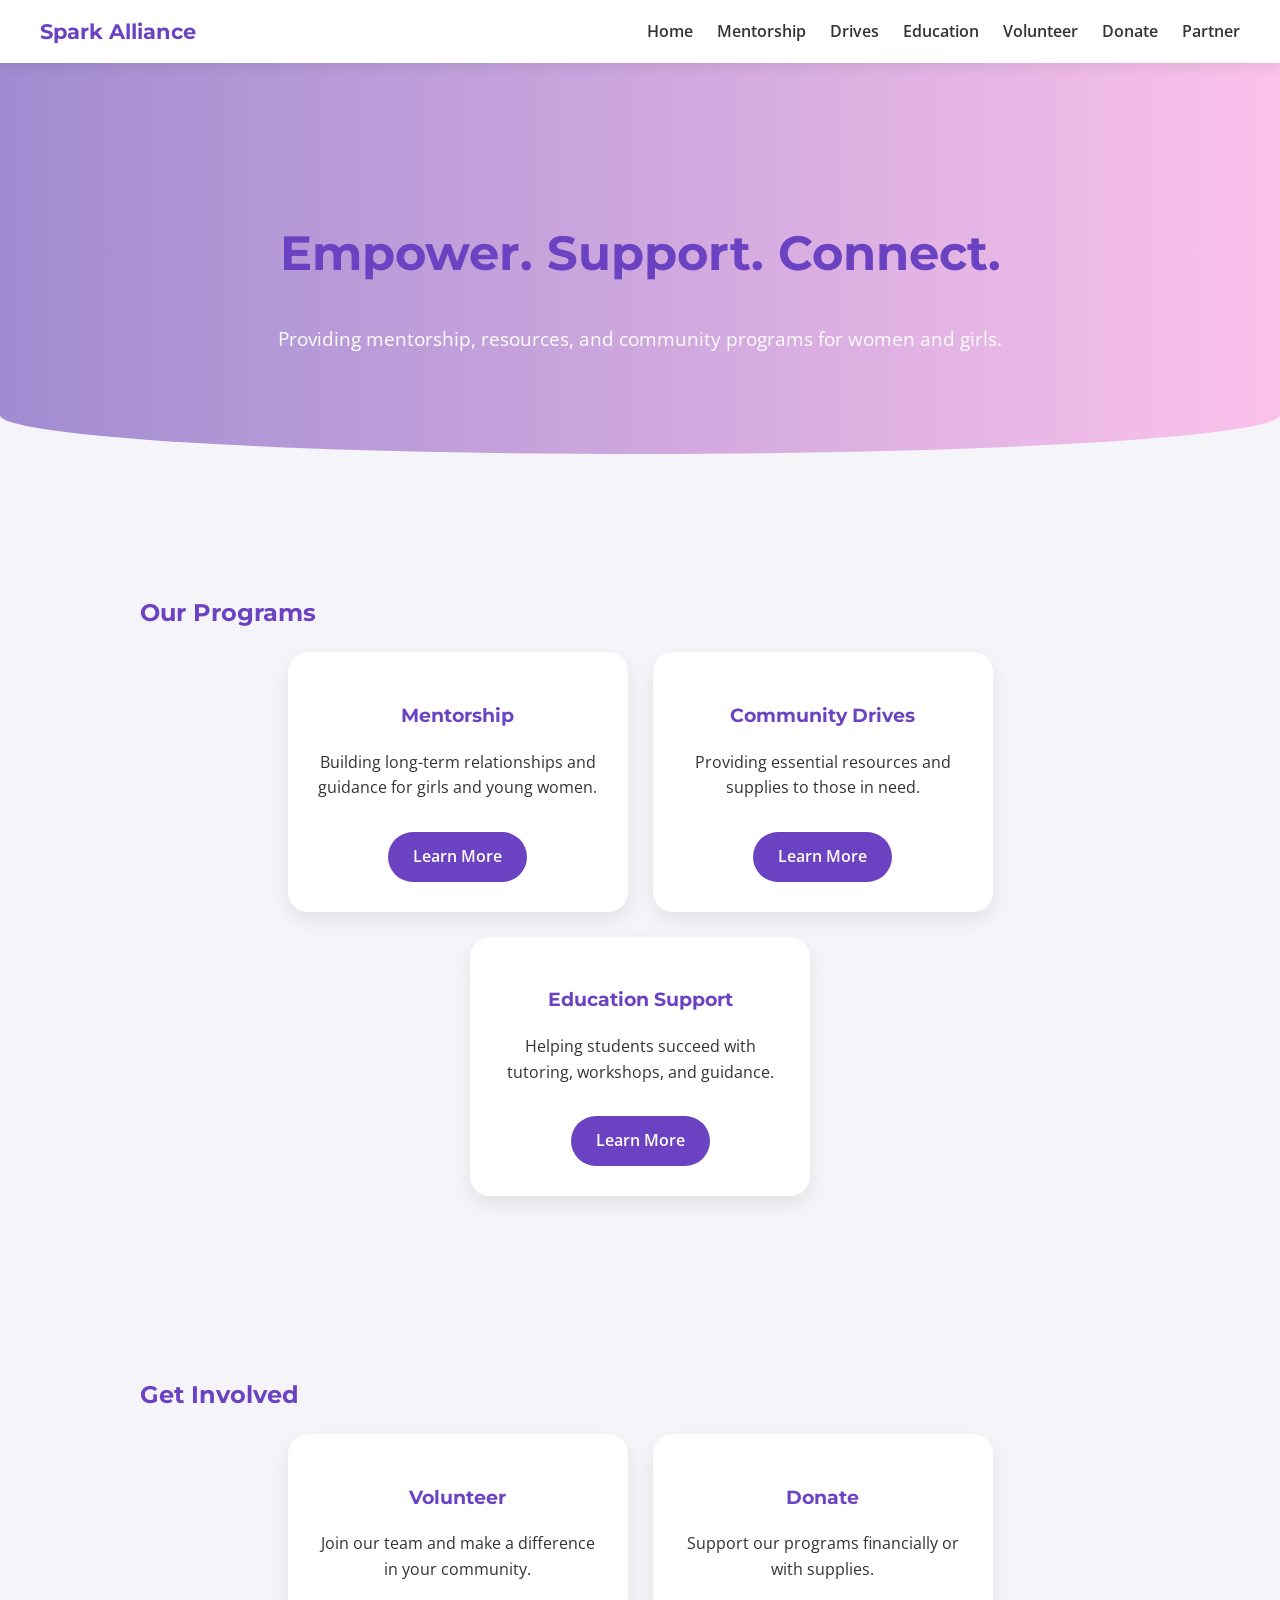
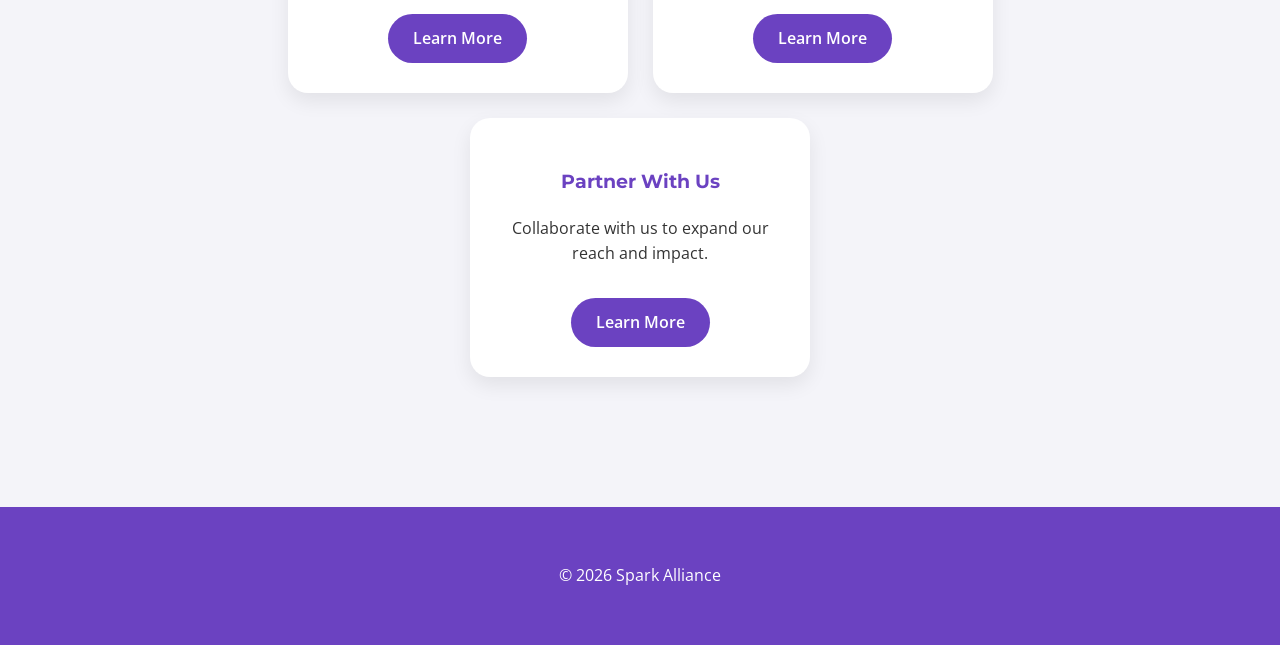
<file: SparkAllianceWebsite/index.html>
<!DOCTYPE html>
<html lang="en">
<head>
<meta charset="UTF-8">
<meta name="viewport" content="width=device-width, initial-scale=1.0">
<title>Spark Alliance</title>
<link href="https://fonts.googleapis.com/css2?family=Montserrat:wght@600&family=Open+Sans&display=swap" rel="stylesheet">
<link rel="stylesheet" href="style.css">
</head>
<body>

<nav class="navbar">
    <div class="logo">Spark Alliance</div>
    <div class="nav-links">
        <a href="index.html">Home</a>
        <a href="mentorship.html">Mentorship</a>
        <a href="drives.html">Drives</a>
        <a href="education.html">Education</a>
        <a href="volunteer.html">Volunteer</a>
        <a href="donate.html">Donate</a>
        <a href="partner.html">Partner</a>
    </div>
</nav>

<header>
    <h1>Empower. Support. Connect.</h1>
    <p>Providing mentorship, resources, and community programs for women and girls.</p>
</header>

<section>
<h2>Our Programs</h2>
<div class="cards">
    <div class="card">
        <h3>Mentorship</h3>
        <p>Building long-term relationships and guidance for girls and young women.</p>
        <a href="mentorship.html">Learn More</a>
    </div>
    <div class="card">
        <h3>Community Drives</h3>
        <p>Providing essential resources and supplies to those in need.</p>
        <a href="drives.html">Learn More</a>
    </div>
    <div class="card">
        <h3>Education Support</h3>
        <p>Helping students succeed with tutoring, workshops, and guidance.</p>
        <a href="education.html">Learn More</a>
    </div>
</div>
</section>

<section>
<h2>Get Involved</h2>
<div class="cards">
    <div class="card">
        <h3>Volunteer</h3>
        <p>Join our team and make a difference in your community.</p>
        <a href="volunteer.html">Learn More</a>
    </div>
    <div class="card">
        <h3>Donate</h3>
        <p>Support our programs financially or with supplies.</p>
        <a href="donate.html">Learn More</a>
    </div>
    <div class="card">
        <h3>Partner With Us</h3>
        <p>Collaborate with us to expand our reach and impact.</p>
        <a href="partner.html">Learn More</a>
    </div>
</div>
</section>

<footer>
<p>© 2026 Spark Alliance</p>
</footer>

</body>
</html>
</file>
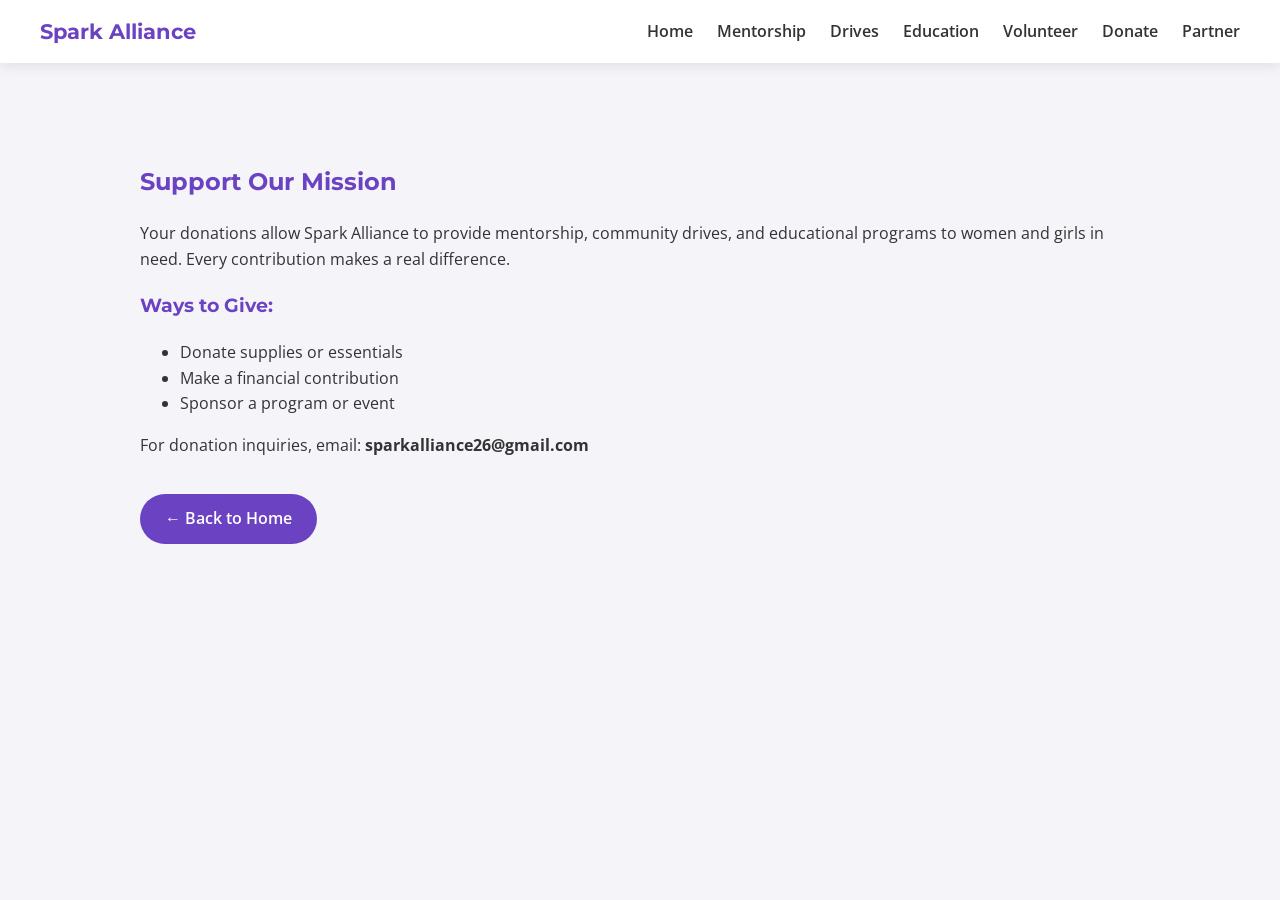
<file: SparkAllianceWebsite/donate.html>
<!DOCTYPE html>
<html lang="en">
<head>
<meta charset="UTF-8">
<title>Donate | Spark Alliance</title>
<link href="https://fonts.googleapis.com/css2?family=Montserrat:wght@600&family=Open+Sans&display=swap" rel="stylesheet">
<link rel="stylesheet" href="style.css">
</head>
<body>

<nav class="navbar">
    <div class="logo">Spark Alliance</div>
    <div class="nav-links">
        <a href="index.html">Home</a>
        <a href="mentorship.html">Mentorship</a>
        <a href="drives.html">Drives</a>
        <a href="education.html">Education</a>
        <a href="volunteer.html">Volunteer</a>
        <a href="donate.html">Donate</a>
        <a href="partner.html">Partner</a>
    </div>
</nav>

<section>
<h1>Support Our Mission</h1>
<p>
Your donations allow Spark Alliance to provide mentorship, community drives, and educational programs to women and girls in need. Every contribution makes a real difference.
</p>
<h3>Ways to Give:</h3>
<ul>
    <li>Donate supplies or essentials</li>
    <li>Make a financial contribution</li>
    <li>Sponsor a program or event</li>
</ul>
<p>For donation inquiries, email: <strong>sparkalliance26@gmail.com</strong></p>
<a href="index.html" class="button">← Back to Home</a>
</section>

</body>
</html>
</file>
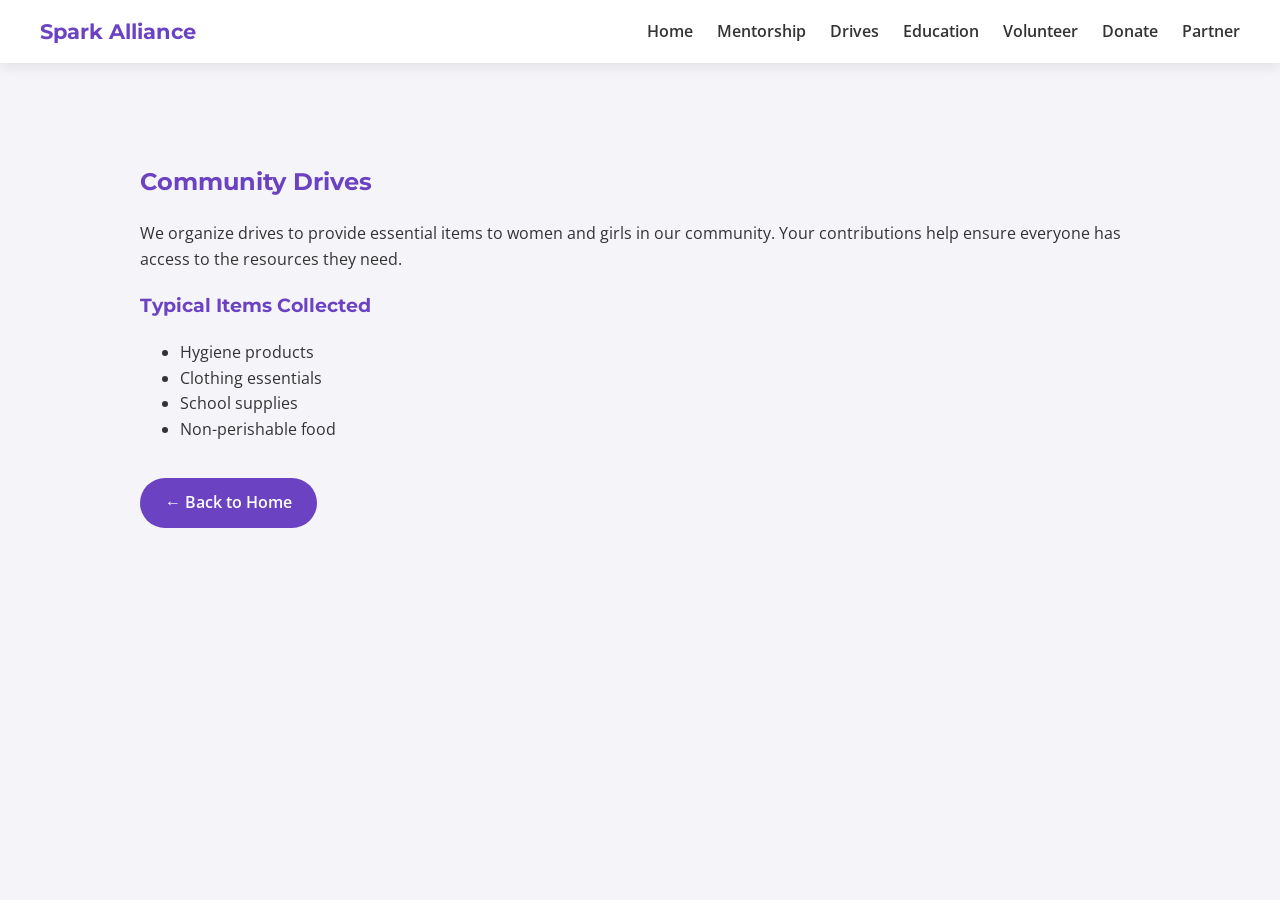
<file: SparkAllianceWebsite/drives.html>
<!DOCTYPE html>
<html lang="en">
<head>
<meta charset="UTF-8">
<title>Community Drives | Spark Alliance</title>
<link href="https://fonts.googleapis.com/css2?family=Montserrat:wght@600&family=Open+Sans&display=swap" rel="stylesheet">
<link rel="stylesheet" href="style.css">
</head>
<body>

<nav class="navbar">
    <div class="logo">Spark Alliance</div>
    <div class="nav-links">
        <a href="index.html">Home</a>
        <a href="mentorship.html">Mentorship</a>
        <a href="drives.html">Drives</a>
        <a href="education.html">Education</a>
        <a href="volunteer.html">Volunteer</a>
        <a href="donate.html">Donate</a>
        <a href="partner.html">Partner</a>
    </div>
</nav>

<section>
<h1>Community Drives</h1>
<p>
We organize drives to provide essential items to women and girls in our community. Your contributions help ensure everyone has access to the resources they need.
</p>
<h3>Typical Items Collected</h3>
<ul>
    <li>Hygiene products</li>
    <li>Clothing essentials</li>
    <li>School supplies</li>
    <li>Non-perishable food</li>
</ul>
<a href="index.html" class="button">← Back to Home</a>
</section>

</body>
</html>
</file>
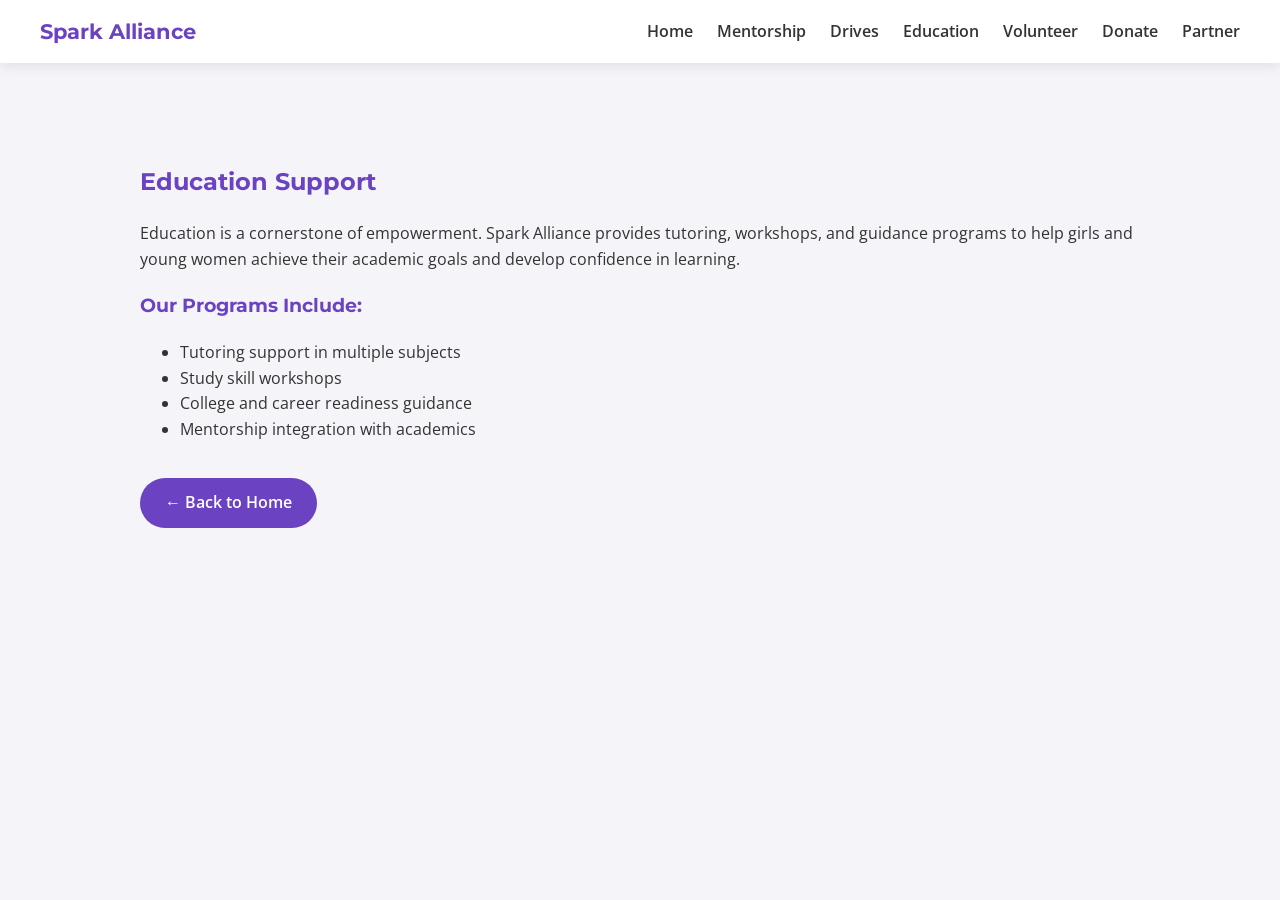
<file: SparkAllianceWebsite/education.html>
<!DOCTYPE html>
<html lang="en">
<head>
<meta charset="UTF-8">
<title>Education Support | Spark Alliance</title>
<link href="https://fonts.googleapis.com/css2?family=Montserrat:wght@600&family=Open+Sans&display=swap" rel="stylesheet">
<link rel="stylesheet" href="style.css">
</head>
<body>

<nav class="navbar">
    <div class="logo">Spark Alliance</div>
    <div class="nav-links">
        <a href="index.html">Home</a>
        <a href="mentorship.html">Mentorship</a>
        <a href="drives.html">Drives</a>
        <a href="education.html">Education</a>
        <a href="volunteer.html">Volunteer</a>
        <a href="donate.html">Donate</a>
        <a href="partner.html">Partner</a>
    </div>
</nav>

<section>
<h1>Education Support</h1>
<p>
Education is a cornerstone of empowerment. Spark Alliance provides tutoring, workshops, and guidance programs to help girls and young women achieve their academic goals and develop confidence in learning.
</p>
<h3>Our Programs Include:</h3>
<ul>
    <li>Tutoring support in multiple subjects</li>
    <li>Study skill workshops</li>
    <li>College and career readiness guidance</li>
    <li>Mentorship integration with academics</li>
</ul>
<a href="index.html" class="button">← Back to Home</a>
</section>

</body>
</html>
</file>
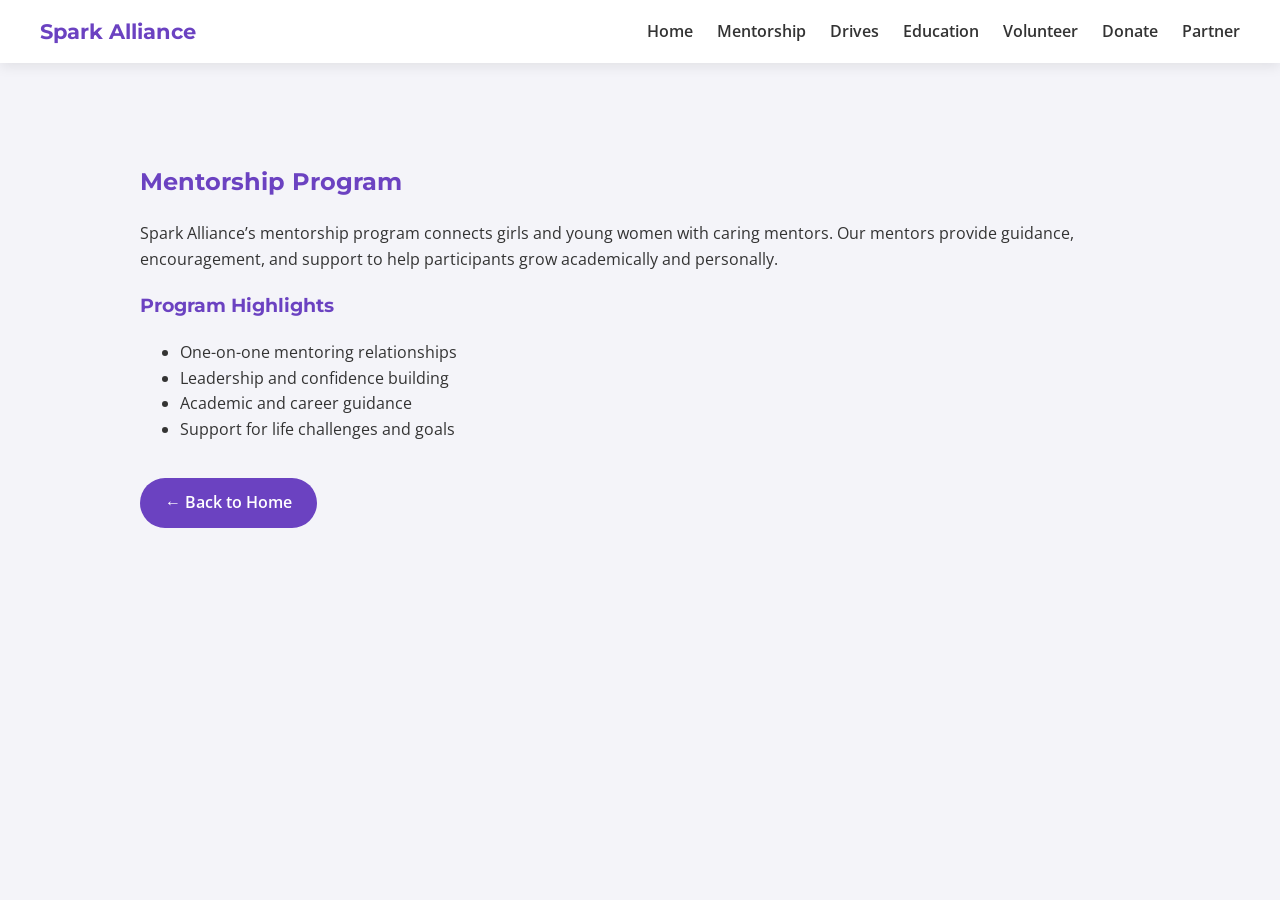
<file: SparkAllianceWebsite/mentorship.html>
<!DOCTYPE html>
<html lang="en">
<head>
<meta charset="UTF-8">
<title>Mentorship | Spark Alliance</title>
<link href="https://fonts.googleapis.com/css2?family=Montserrat:wght@600&family=Open+Sans&display=swap" rel="stylesheet">
<link rel="stylesheet" href="style.css">
</head>
<body>

<nav class="navbar">
    <div class="logo">Spark Alliance</div>
    <div class="nav-links">
        <a href="index.html">Home</a>
        <a href="mentorship.html">Mentorship</a>
        <a href="drives.html">Drives</a>
        <a href="education.html">Education</a>
        <a href="volunteer.html">Volunteer</a>
        <a href="donate.html">Donate</a>
        <a href="partner.html">Partner</a>
    </div>
</nav>

<section>
<h1>Mentorship Program</h1>
<p>
Spark Alliance’s mentorship program connects girls and young women with caring mentors. Our mentors provide guidance, encouragement, and support to help participants grow academically and personally.
</p>
<h3>Program Highlights</h3>
<ul>
    <li>One-on-one mentoring relationships</li>
    <li>Leadership and confidence building</li>
    <li>Academic and career guidance</li>
    <li>Support for life challenges and goals</li>
</ul>
<a href="index.html" class="button">← Back to Home</a>
</section>

</body>
</html>
</file>
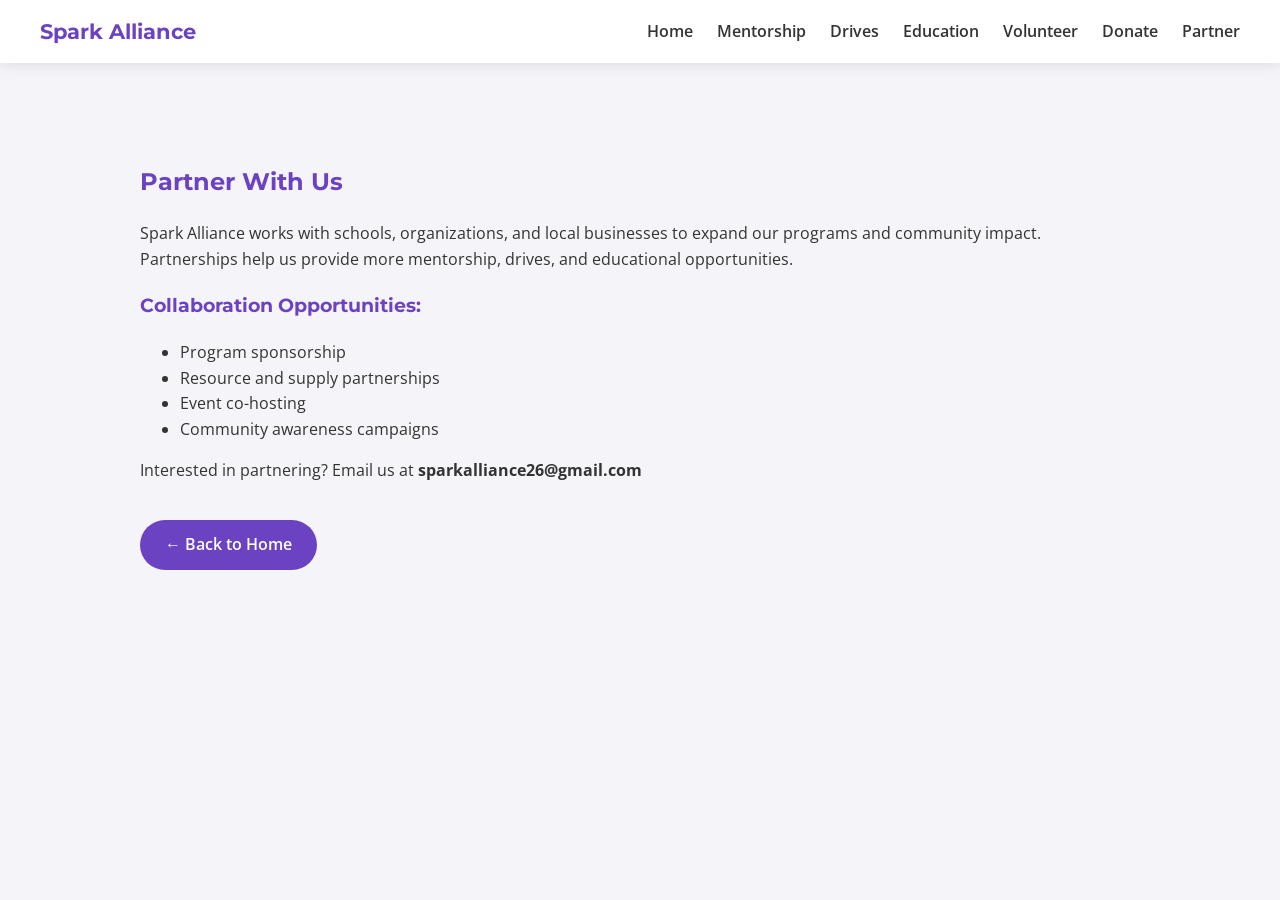
<file: SparkAllianceWebsite/partner.html>
<!DOCTYPE html>
<html lang="en">
<head>
<meta charset="UTF-8">
<title>Partner With Us | Spark Alliance</title>
<link href="https://fonts.googleapis.com/css2?family=Montserrat:wght@600&family=Open+Sans&display=swap" rel="stylesheet">
<link rel="stylesheet" href="style.css">
</head>
<body>

<nav class="navbar">
    <div class="logo">Spark Alliance</div>
    <div class="nav-links">
        <a href="index.html">Home</a>
        <a href="mentorship.html">Mentorship</a>
        <a href="drives.html">Drives</a>
        <a href="education.html">Education</a>
        <a href="volunteer.html">Volunteer</a>
        <a href="donate.html">Donate</a>
        <a href="partner.html">Partner</a>
    </div>
</nav>

<section>
<h1>Partner With Us</h1>
<p>
Spark Alliance works with schools, organizations, and local businesses to expand our programs and community impact. Partnerships help us provide more mentorship, drives, and educational opportunities.
</p>
<h3>Collaboration Opportunities:</h3>
<ul>
    <li>Program sponsorship</li>
    <li>Resource and supply partnerships</li>
    <li>Event co-hosting</li>
    <li>Community awareness campaigns</li>
</ul>
<p>Interested in partnering? Email us at <strong>sparkalliance26@gmail.com</strong></p>
<a href="index.html" class="button">← Back to Home</a>
</section>

</body>
</html>
</file>
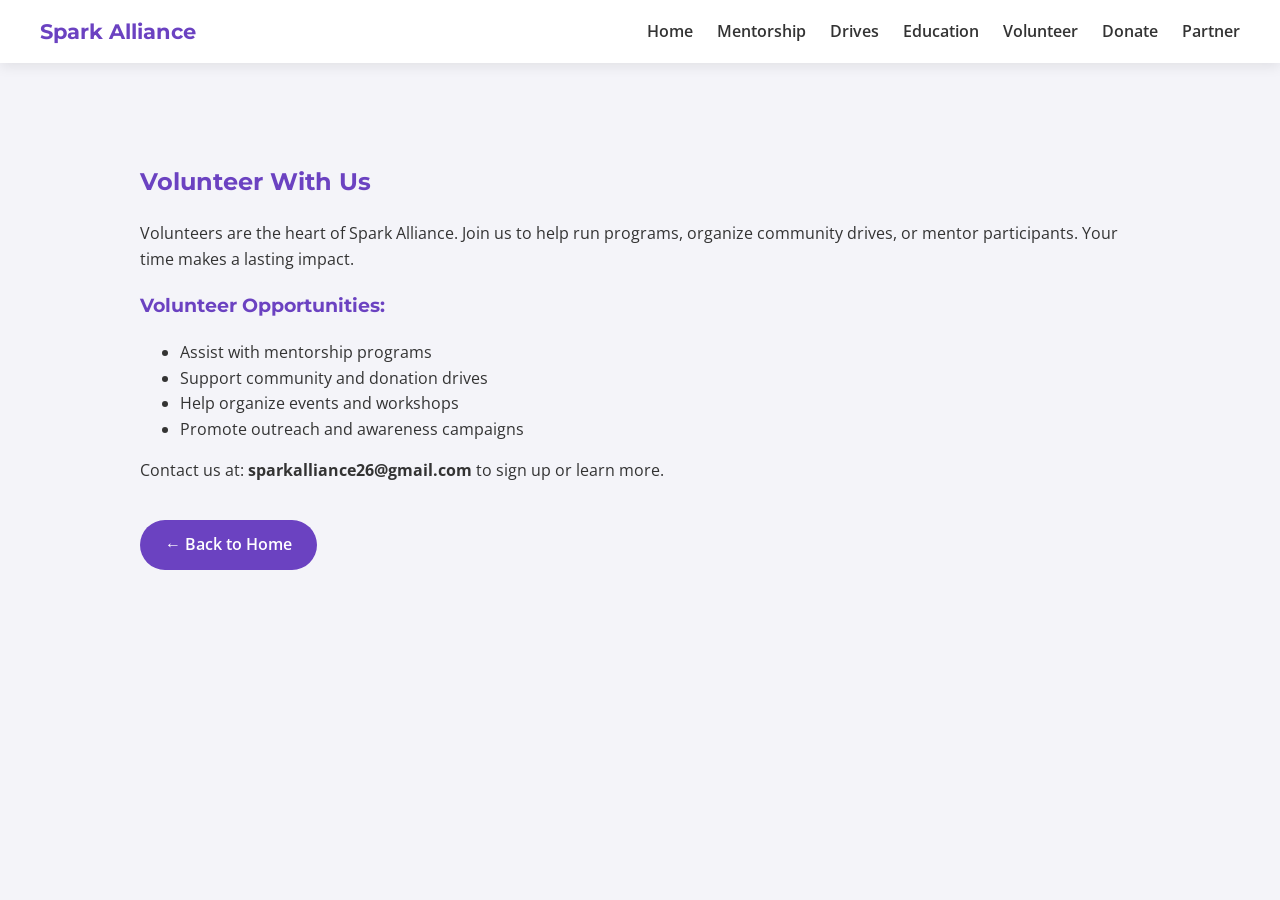
<file: SparkAllianceWebsite/volunteer.html>
<!DOCTYPE html>
<html lang="en">
<head>
<meta charset="UTF-8">
<title>Volunteer | Spark Alliance</title>
<link href="https://fonts.googleapis.com/css2?family=Montserrat:wght@600&family=Open+Sans&display=swap" rel="stylesheet">
<link rel="stylesheet" href="style.css">
</head>
<body>

<nav class="navbar">
    <div class="logo">Spark Alliance</div>
    <div class="nav-links">
        <a href="index.html">Home</a>
        <a href="mentorship.html">Mentorship</a>
        <a href="drives.html">Drives</a>
        <a href="education.html">Education</a>
        <a href="volunteer.html">Volunteer</a>
        <a href="donate.html">Donate</a>
        <a href="partner.html">Partner</a>
    </div>
</nav>

<section>
<h1>Volunteer With Us</h1>
<p>
Volunteers are the heart of Spark Alliance. Join us to help run programs, organize community drives, or mentor participants. Your time makes a lasting impact.
</p>
<h3>Volunteer Opportunities:</h3>
<ul>
    <li>Assist with mentorship programs</li>
    <li>Support community and donation drives</li>
    <li>Help organize events and workshops</li>
    <li>Promote outreach and awareness campaigns</li>
</ul>
<p>Contact us at: <strong>sparkalliance26@gmail.com</strong> to sign up or learn more.</p>
<a href="index.html" class="button">← Back to Home</a>
</section>

</body>
</html>
</file>
<file: SparkAllianceWebsite/style.css>
/* Base Styles */
body {
    margin:0;
    font-family:'Open Sans', sans-serif;
    background:#f4f4f9;
    color:#333;
    line-height:1.6;
}

h1, h2, h3 {
    font-family:'Montserrat', sans-serif;
    color:#6b42c1;
}

p {
    font-size:1rem;
}

/* Navigation Bar */
.navbar {
    background:#ffffff;
    display:flex;
    justify-content:space-between;
    align-items:center;
    padding:15px 40px;
    box-shadow:0 4px 12px rgba(0,0,0,0.08);
    position:sticky;
    top:0;
    z-index:1000;
}

.navbar .logo {
    font-family:'Montserrat', sans-serif;
    font-weight:700;
    color:#6b42c1;
    font-size:1.3rem;
}

.navbar .nav-links a {
    margin-left:20px;
    text-decoration:none;
    color:#333;
    font-weight:600;
    transition:0.3s;
}

.navbar .nav-links a:hover {
    color:#6b42c1;
}

/* Sections */
section {
    padding:80px 20px;
    max-width:1000px;
    margin:auto;
}

header {
    text-align:center;
    padding:120px 20px 80px 20px;
    background: linear-gradient(to right, #a18cd1, #fbc2eb);
    color:white;
    border-radius:0 0 50% 50%/0 0 10% 10%;
    margin-bottom:40px;
}

header h1 {
    font-size:3rem;
}

header p {
    font-size:1.2rem;
    margin-top:10px;
}

/* Cards */
.cards {
    display:flex;
    flex-wrap:wrap;
    gap:25px;
    justify-content:center;
}

.card {
    background:white;
    padding:30px;
    border-radius:20px;
    box-shadow:0 8px 20px rgba(0,0,0,0.08);
    width:280px;
    text-align:center;
    transition:0.3s;
}

.card:hover {
    transform:translateY(-5px);
    box-shadow:0 12px 25px rgba(0,0,0,0.12);
}

.card a {
    display:inline-block;
    margin-top:15px;
    padding:12px 25px;
    background:#6b42c1;
    color:white;
    border-radius:25px;
    text-decoration:none;
    font-weight:600;
    transition:0.3s;
}

.card a:hover {
    background:#5331a0;
}

/* Buttons */
.button {
    display:inline-block;
    margin-top:20px;
    padding:12px 25px;
    background:#6b42c1;
    color:white;
    border-radius:25px;
    text-decoration:none;
    font-weight:600;
    transition:0.3s;
}

.button:hover {
    background:#5331a0;
}

/* Footer */
footer {
    text-align:center;
    padding:40px 20px;
    background:#6b42c1;
    color:white;
    font-size:0.9rem;
    margin-top:50px;
}
</file>
